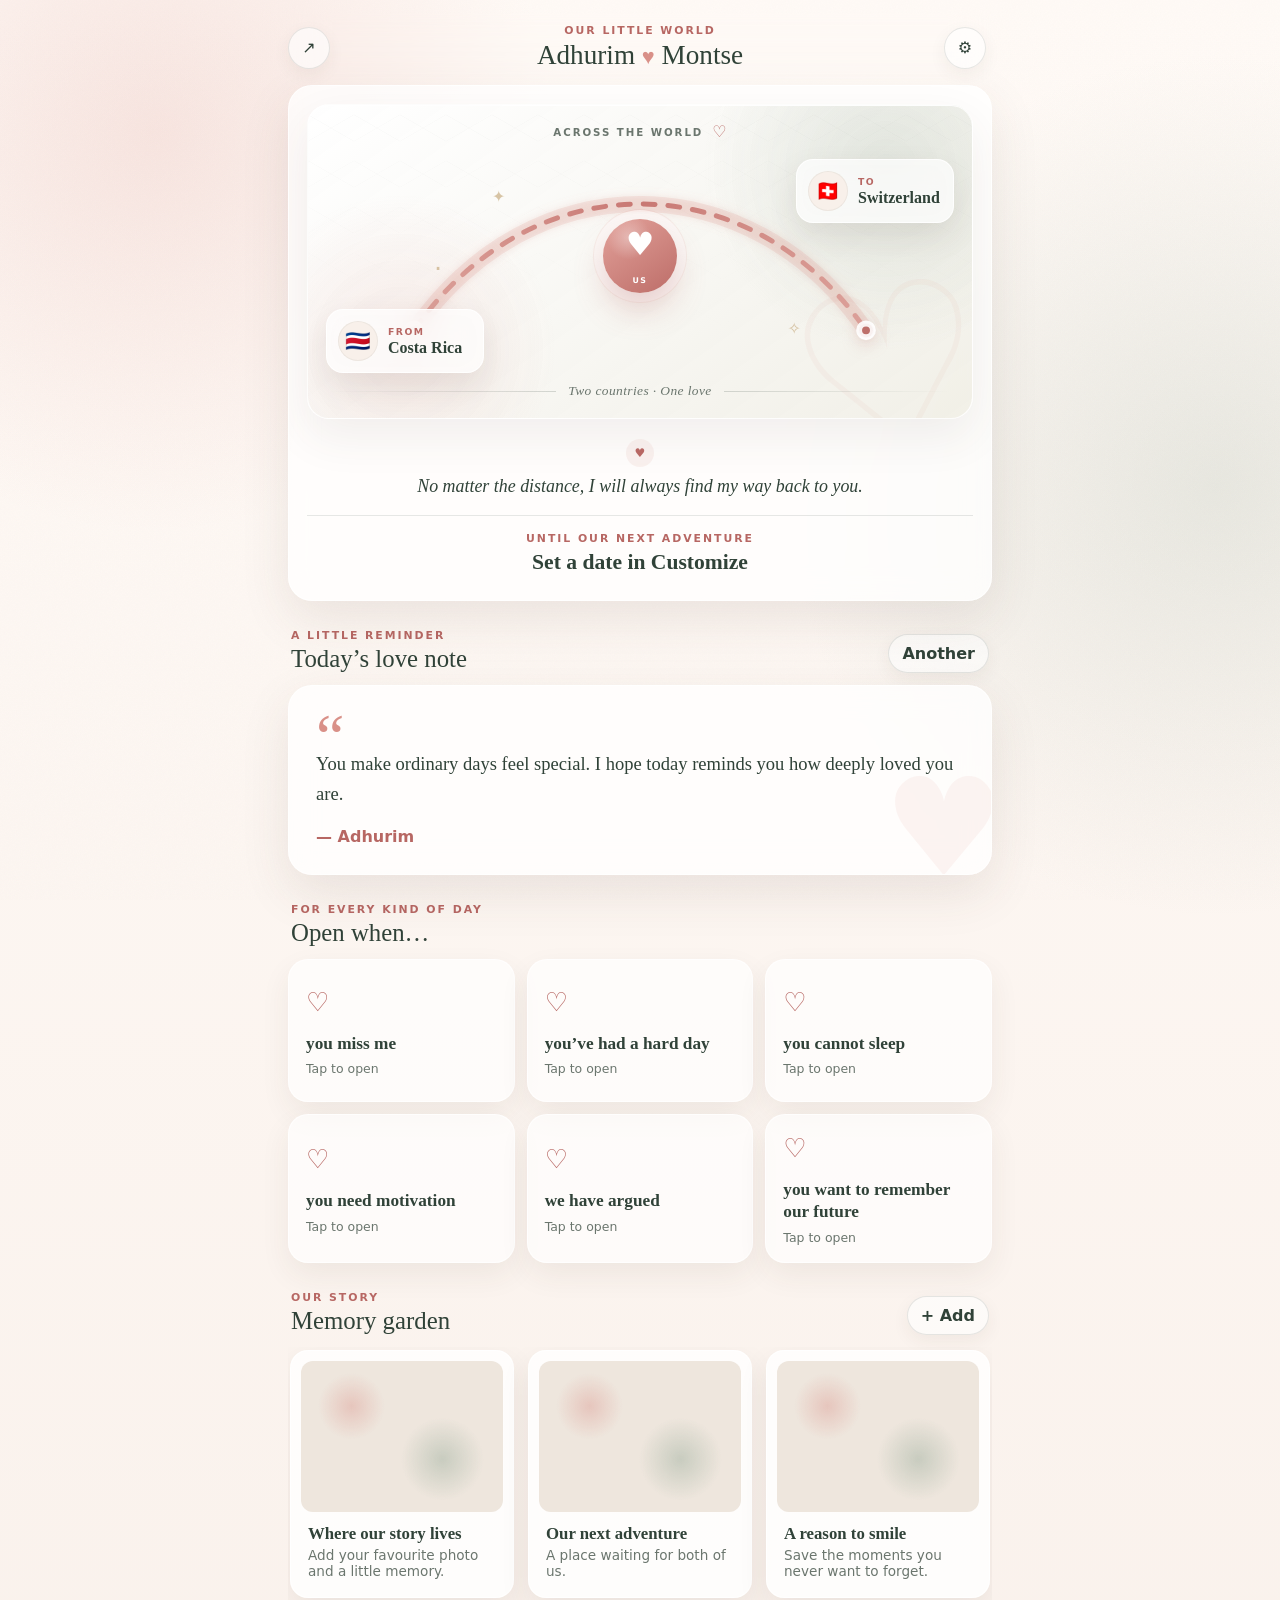
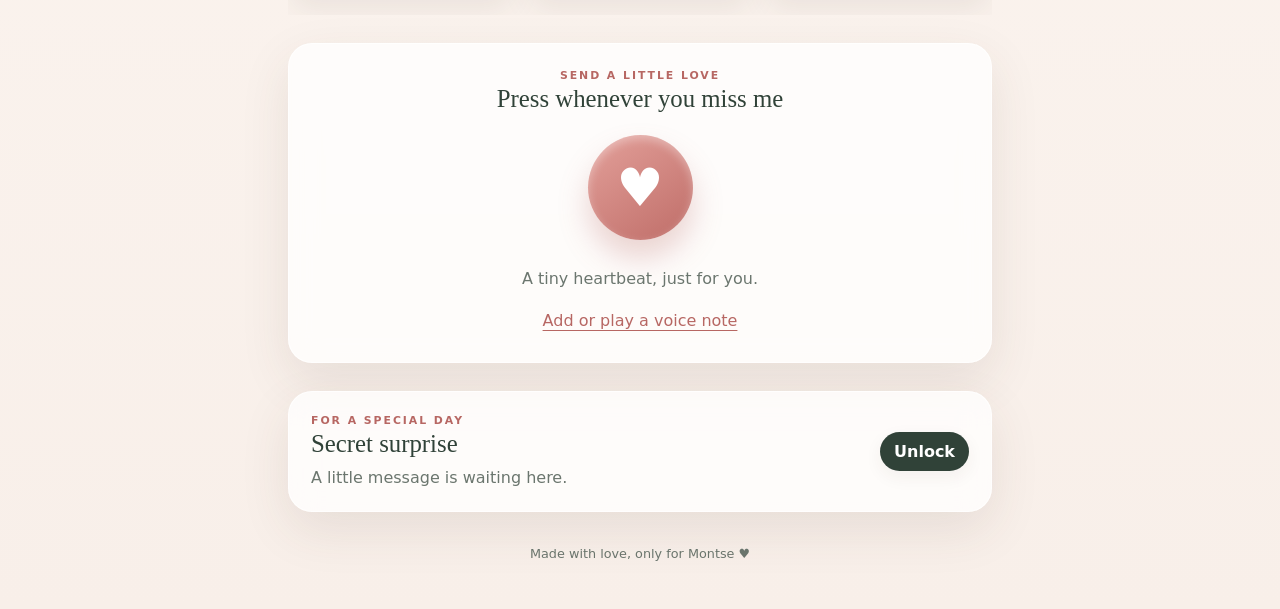
<file: index.html>
<!DOCTYPE html>
<html lang="en">
<head>
  <meta charset="UTF-8" />
  <meta name="viewport" content="width=device-width, initial-scale=1, viewport-fit=cover" />
  <meta name="theme-color" content="#f8efe9" />
  <meta name="apple-mobile-web-app-capable" content="yes" />
  <meta name="apple-mobile-web-app-status-bar-style" content="default" />
  <meta name="apple-mobile-web-app-title" content="Our Little World" />
  <link rel="apple-touch-icon" href="icons/apple-touch-icon.png" />
  <link rel="manifest" href="manifest.json" />
  <link rel="stylesheet" href="styles.css" />
  <title>Our Little World</title>
</head>
<body>
  <div id="app">
    <header class="topbar">
      <button class="icon-btn" id="installBtn" aria-label="Install app">↗</button>
      <div class="brand">
        <span class="brand-kicker">OUR LITTLE WORLD</span>
        <h1><span id="nameA">Adhurim</span> <span class="tiny-heart">♥</span> <span id="nameB">Montse</span></h1>
      </div>
      <button class="icon-btn" id="settingsBtn" aria-label="Customize app">⚙</button>
    </header>

    <main>
      <section class="hero glass">
        <div class="map-card" aria-label="A romantic route connecting Costa Rica and Switzerland">
          <div class="map-topline">
            <span>ACROSS THE WORLD</span>
            <span class="map-topline-heart" aria-hidden="true">♡</span>
          </div>

          <div class="map-scene">
            <div class="location-card location-costa">
              <span class="location-flag" aria-hidden="true">🇨🇷</span>
              <span class="location-copy">
                <small>FROM</small>
                <strong>Costa Rica</strong>
              </span>
            </div>

            <svg class="love-route" viewBox="0 0 600 230" role="img" aria-label="A dotted route between Costa Rica and Switzerland">
              <defs>
                <linearGradient id="routeGradient" x1="0" x2="1">
                  <stop offset="0%" stop-color="#dca19a" />
                  <stop offset="50%" stop-color="#c87873" />
                  <stop offset="100%" stop-color="#dca19a" />
                </linearGradient>
                <filter id="routeGlow" x="-30%" y="-30%" width="160%" height="160%">
                  <feGaussianBlur stdDeviation="5" result="blur" />
                  <feMerge>
                    <feMergeNode in="blur" />
                    <feMergeNode in="SourceGraphic" />
                  </feMerge>
                </filter>
              </defs>
              <path class="route-glow" d="M72,188 C190,18 410,18 528,188" />
              <path class="route" d="M72,188 C190,18 410,18 528,188" />
              <circle class="route-dot" cx="72" cy="188" r="7" />
              <circle class="route-dot" cx="528" cy="188" r="7" />
            </svg>

            <div class="heart-marker" aria-hidden="true">
              <span>♥</span>
              <small>US</small>
            </div>

            <div class="location-card location-swiss">
              <span class="location-flag" aria-hidden="true">🇨🇭</span>
              <span class="location-copy">
                <small>TO</small>
                <strong>Switzerland</strong>
              </span>
            </div>

            <span class="map-star map-star-one" aria-hidden="true">✦</span>
            <span class="map-star map-star-two" aria-hidden="true">✧</span>
            <span class="map-star map-star-three" aria-hidden="true">·</span>
          </div>

          <div class="map-caption" aria-hidden="true">
            <span></span>
            <p>Two countries · One love</p>
            <span></span>
          </div>
        </div>
        <div class="hero-quote-wrap">
          <span class="quote-heart" aria-hidden="true">♥</span>
          <p class="hero-quote" id="heroQuote">No matter the distance, I will always find my way back to you.</p>
        </div>
        <div class="countdown" id="countdownCard">
          <span class="eyebrow">UNTIL OUR NEXT ADVENTURE</span>
          <div id="countdownValue">Set a date in Customize</div>
        </div>
      </section>

      <section>
        <div class="section-heading">
          <div>
            <span class="eyebrow">A LITTLE REMINDER</span>
            <h2>Today’s love note</h2>
          </div>
          <button class="mini-btn" id="newNoteBtn">Another</button>
        </div>
        <article class="love-note card">
          <span class="quote-mark">“</span>
          <p id="dailyNote"></p>
          <span class="signature" id="noteSignature">— Adhurim</span>
        </article>
      </section>

      <section>
        <div class="section-heading">
          <div>
            <span class="eyebrow">FOR EVERY KIND OF DAY</span>
            <h2>Open when…</h2>
          </div>
        </div>
        <div class="letter-grid" id="letterGrid"></div>
      </section>

      <section>
        <div class="section-heading">
          <div>
            <span class="eyebrow">OUR STORY</span>
            <h2>Memory garden</h2>
          </div>
          <button class="mini-btn" id="addMemoryBtn">+ Add</button>
        </div>
        <div class="memory-strip" id="memoryStrip"></div>
      </section>

      <section class="love-button-section card">
        <span class="eyebrow">SEND A LITTLE LOVE</span>
        <h2>Press whenever you miss me</h2>
        <button id="loveButton" class="love-button" aria-label="Send love">♥</button>
        <p id="loveMessage">A tiny heartbeat, just for you.</p>
        <audio id="voiceNote" controls hidden></audio>
        <button class="text-btn" id="voiceBtn">Add or play a voice note</button>
      </section>

      <section class="surprise card">
        <div>
          <span class="eyebrow">FOR A SPECIAL DAY</span>
          <h2>Secret surprise</h2>
          <p id="surpriseStatus">A little message is waiting here.</p>
        </div>
        <button class="surprise-btn" id="surpriseBtn">Unlock</button>
      </section>
    </main>

    <footer>
      Made with love, only for <span id="footerName">Montse</span> ♥
    </footer>
  </div>

  <div class="modal-backdrop" id="modalBackdrop" hidden>
    <div class="modal" role="dialog" aria-modal="true" aria-labelledby="modalTitle">
      <button class="modal-close" id="modalClose" aria-label="Close">×</button>
      <h2 id="modalTitle"></h2>
      <div id="modalBody"></div>
    </div>
  </div>

  <div class="heart-rain" id="heartRain" aria-hidden="true"></div>

  <template id="letterTemplate">
    <button class="letter-card">
      <span class="letter-icon">♡</span>
      <span class="letter-title"></span>
      <span class="letter-subtitle">Tap to open</span>
    </button>
  </template>

  <script src="app.js"></script>
</body>
</html>
</file>
<file: styles.css>
@import url('data:text/css,');

:root {
  --cream: #fbf5ef;
  --paper: rgba(255,255,255,.76);
  --ink: #304238;
  --soft-ink: #6b766e;
  --rose: #d99088;
  --rose-deep: #b76763;
  --sage: #9aac9b;
  --gold: #ba9860;
  --line: rgba(48,66,56,.12);
  --shadow: 0 18px 50px rgba(78,61,50,.10);
  --radius: 24px;
}

* { box-sizing: border-box; }
html { scroll-behavior: smooth; }
body {
  margin: 0;
  min-height: 100vh;
  color: var(--ink);
  background:
    radial-gradient(circle at 12% 6%, rgba(217,144,136,.20), transparent 25rem),
    radial-gradient(circle at 95% 22%, rgba(154,172,155,.22), transparent 27rem),
    linear-gradient(180deg, #fffaf6 0%, #f8efe9 100%);
  font-family: ui-rounded, "SF Pro Rounded", "Avenir Next", system-ui, -apple-system, sans-serif;
  -webkit-tap-highlight-color: transparent;
}

body::before {
  content: "";
  position: fixed;
  inset: 0;
  pointer-events: none;
  opacity: .24;
  background-image: url("data:image/svg+xml,%3Csvg width='120' height='120' viewBox='0 0 120 120' xmlns='http://www.w3.org/2000/svg'%3E%3Cfilter id='n'%3E%3CfeTurbulence type='fractalNoise' baseFrequency='.85' numOctaves='2' stitchTiles='stitch'/%3E%3C/filter%3E%3Crect width='100%25' height='100%25' filter='url(%23n)' opacity='.09'/%3E%3C/svg%3E");
}

button, input, textarea { font: inherit; }
button { cursor: pointer; }

#app {
  width: min(760px, 100%);
  margin: 0 auto;
  padding: max(14px, env(safe-area-inset-top)) 18px max(36px, env(safe-area-inset-bottom));
}

.topbar {
  position: sticky;
  top: 0;
  z-index: 10;
  display: grid;
  grid-template-columns: 48px 1fr 48px;
  align-items: center;
  padding: 10px 0 14px;
  backdrop-filter: blur(18px);
}

.brand { text-align: center; }
.brand-kicker, .eyebrow {
  display: block;
  font-size: .68rem;
  letter-spacing: .18em;
  font-weight: 800;
  color: var(--rose-deep);
}
.brand h1 {
  margin: 3px 0 0;
  font-family: Georgia, "Times New Roman", serif;
  font-size: clamp(1.25rem, 5vw, 1.7rem);
  font-weight: 500;
}
.tiny-heart { color: var(--rose); font-size: .8em; }

.icon-btn, .mini-btn, .text-btn, .surprise-btn {
  border: 1px solid var(--line);
  color: var(--ink);
  background: rgba(255,255,255,.6);
  box-shadow: 0 6px 18px rgba(70,54,42,.06);
}
.icon-btn {
  width: 42px;
  height: 42px;
  border-radius: 50%;
}
.mini-btn, .surprise-btn {
  padding: 9px 13px;
  border-radius: 999px;
  font-weight: 750;
}
.text-btn {
  padding: 7px 10px;
  border: 0;
  box-shadow: none;
  background: transparent;
  color: var(--rose-deep);
  text-decoration: underline;
  text-underline-offset: 4px;
}

main { display: grid; gap: 28px; }
.card, .glass {
  background: var(--paper);
  border: 1px solid rgba(255,255,255,.72);
  box-shadow: var(--shadow);
  backdrop-filter: blur(14px);
  border-radius: var(--radius);
}

.hero {
  overflow: hidden;
  padding: 18px;
}
.map-card {
  position: relative;
  min-height: 315px;
  border-radius: 22px;
  overflow: hidden;
  isolation: isolate;
  background:
    radial-gradient(circle at 14% 78%, rgba(217,144,136,.16), transparent 25%),
    radial-gradient(circle at 87% 20%, rgba(154,172,155,.24), transparent 29%),
    linear-gradient(145deg, rgba(255,255,255,.88), rgba(238,236,226,.80));
  border: 1px solid rgba(255,255,255,.84);
  box-shadow:
    inset 0 1px 0 rgba(255,255,255,.9),
    0 18px 45px rgba(73,59,48,.08);
}
.map-card::before {
  content: "";
  position: absolute;
  inset: 0;
  z-index: -2;
  opacity: .44;
  background-image:
    linear-gradient(30deg, transparent 49%, rgba(48,66,56,.055) 50%, transparent 51%),
    linear-gradient(-30deg, transparent 49%, rgba(48,66,56,.045) 50%, transparent 51%);
  background-size: 46px 46px;
  mask-image: linear-gradient(to bottom, #000, transparent 92%);
}
.map-card::after {
  content: "♡";
  position: absolute;
  right: -18px;
  bottom: -64px;
  z-index: -1;
  color: rgba(217,144,136,.075);
  font: 220px/1 Georgia, serif;
  transform: rotate(-12deg);
}
.map-topline {
  position: relative;
  z-index: 3;
  display: flex;
  align-items: center;
  justify-content: center;
  gap: 9px;
  padding: 17px 18px 0;
  color: var(--soft-ink);
  font-size: .64rem;
  font-weight: 850;
  letter-spacing: .19em;
}
.map-topline-heart {
  color: var(--rose-deep);
  font-size: 1rem;
  letter-spacing: 0;
}
.map-scene {
  position: relative;
  min-height: 242px;
  margin: 0 10px;
}
.love-route {
  position: absolute;
  inset: 3px 0 auto;
  width: 100%;
  height: 228px;
  overflow: visible;
}
.route-glow {
  fill: none;
  stroke: rgba(217,144,136,.18);
  stroke-width: 16;
  stroke-linecap: round;
  filter: url(#routeGlow);
}
.route {
  fill: none;
  stroke: url(#routeGradient);
  stroke-width: 5;
  stroke-dasharray: 12 13;
  stroke-linecap: round;
  animation: routeFlow 14s linear infinite;
}
.route-dot {
  fill: #bd6f6a;
  stroke: rgba(255,255,255,.9);
  stroke-width: 6;
  filter: drop-shadow(0 5px 8px rgba(183,103,99,.23));
}
@keyframes routeFlow {
  to { stroke-dashoffset: -150; }
}
.location-card {
  position: absolute;
  z-index: 4;
  display: flex;
  align-items: center;
  gap: 10px;
  min-width: 158px;
  padding: 11px 13px 11px 11px;
  border: 1px solid rgba(255,255,255,.87);
  border-radius: 17px;
  background: rgba(255,255,255,.72);
  box-shadow: 0 13px 30px rgba(65,53,44,.10);
  backdrop-filter: blur(12px);
}
.location-costa {
  left: 8px;
  bottom: 10px;
}
.location-swiss {
  right: 8px;
  top: 18px;
}
.location-flag {
  display: grid;
  place-items: center;
  width: 40px;
  height: 40px;
  flex: 0 0 40px;
  border-radius: 50%;
  background: rgba(248,239,233,.92);
  box-shadow: inset 0 0 0 1px rgba(48,66,56,.06);
  font-size: 1.28rem;
}
.location-copy {
  display: grid;
  gap: 2px;
}
.location-copy small {
  color: var(--rose-deep);
  font-size: .58rem;
  font-weight: 900;
  letter-spacing: .16em;
}
.location-copy strong {
  white-space: nowrap;
  font: 600 1rem/1.1 Georgia, "Times New Roman", serif;
}
.heart-marker {
  position: absolute;
  z-index: 5;
  left: 50%;
  top: 78px;
  display: grid;
  place-items: center;
  width: 74px;
  height: 74px;
  border-radius: 50%;
  color: white;
  background:
    radial-gradient(circle at 35% 25%, rgba(255,255,255,.35), transparent 30%),
    linear-gradient(145deg, #e2a19a, #bd6d68);
  box-shadow:
    0 18px 30px rgba(183,103,99,.26),
    0 0 0 9px rgba(255,255,255,.56),
    0 0 0 10px rgba(217,144,136,.12);
  transform: translateX(-50%);
  animation: mapHeartbeat 2.8s ease-in-out infinite;
}
.heart-marker span {
  margin-top: 4px;
  font-size: 2rem;
  line-height: .85;
}
.heart-marker small {
  font-size: .49rem;
  font-weight: 900;
  letter-spacing: .18em;
}
@keyframes mapHeartbeat {
  0%, 20%, 100% { transform: translateX(-50%) scale(1); }
  10% { transform: translateX(-50%) scale(1.055); }
}
.map-caption {
  position: relative;
  z-index: 3;
  display: grid;
  grid-template-columns: minmax(28px, 1fr) auto minmax(28px, 1fr);
  align-items: center;
  gap: 12px;
  padding: 0 20px 18px;
}
.map-caption span {
  height: 1px;
  background: linear-gradient(90deg, transparent, rgba(48,66,56,.19));
}
.map-caption span:last-child {
  background: linear-gradient(90deg, rgba(48,66,56,.19), transparent);
}
.map-caption p {
  margin: 0;
  color: var(--soft-ink);
  font: italic .84rem Georgia, "Times New Roman", serif;
  letter-spacing: .03em;
}
.map-star {
  position: absolute;
  z-index: 2;
  color: rgba(186,152,96,.55);
  animation: twinkle 2.8s ease-in-out infinite;
}
.map-star-one { left: 27%; top: 46px; }
.map-star-two { right: 25%; bottom: 45px; animation-delay: .9s; }
.map-star-three { left: 18%; top: 112px; font-size: 1.6rem; animation-delay: 1.4s; }
@keyframes twinkle {
  0%,100% { opacity: .3; transform: scale(.8) rotate(0deg); }
  50% { opacity: 1; transform: scale(1.15) rotate(8deg); }
}
.hero-quote-wrap {
  position: relative;
  margin: 18px 10px 15px;
  padding: 2px 22px 0;
  text-align: center;
}
.quote-heart {
  display: inline-grid;
  place-items: center;
  width: 28px;
  height: 28px;
  margin-bottom: 5px;
  border-radius: 50%;
  color: var(--rose-deep);
  background: rgba(217,144,136,.12);
  font-size: .75rem;
}
.hero-quote {
  margin: 0;
  color: var(--ink);
  font: italic 1.12rem/1.58 Georgia, "Times New Roman", serif;
}

.countdown {
  text-align: center;
  padding: 16px 12px 7px;
  border-top: 1px solid var(--line);
}
#countdownValue {
  margin-top: 5px;
  font: 600 1.35rem Georgia, "Times New Roman", serif;
}

.section-heading {
  display: flex;
  align-items: end;
  justify-content: space-between;
  gap: 12px;
  margin: 0 3px 12px;
}
.section-heading h2, .card h2 {
  margin: 3px 0 0;
  font: 500 1.55rem Georgia, "Times New Roman", serif;
}

.love-note {
  position: relative;
  min-height: 190px;
  padding: 30px 27px 24px;
  overflow: hidden;
}
.love-note::after {
  content: "♥";
  position: absolute;
  right: -14px;
  bottom: -33px;
  font-size: 8.5rem;
  color: rgba(217,144,136,.09);
}
.quote-mark {
  display: block;
  height: 23px;
  color: var(--rose);
  font: 4rem/.65 Georgia, serif;
}
.love-note p {
  position: relative;
  z-index: 1;
  margin: 10px 0 18px;
  font: 1.16rem/1.62 Georgia, "Times New Roman", serif;
}
.signature {
  display: block;
  color: var(--rose-deep);
  font-weight: 800;
}

.letter-grid {
  display: grid;
  grid-template-columns: repeat(2, 1fr);
  gap: 12px;
}
.letter-card {
  min-height: 143px;
  padding: 17px;
  border: 1px solid rgba(255,255,255,.72);
  border-radius: 20px;
  text-align: left;
  color: var(--ink);
  background: rgba(255,255,255,.66);
  box-shadow: 0 12px 30px rgba(70,54,42,.07);
  transition: transform .2s ease, box-shadow .2s ease;
}
.letter-card:active { transform: scale(.98); }
.letter-icon {
  display: block;
  margin-bottom: 16px;
  font-size: 1.65rem;
  color: var(--rose-deep);
}
.letter-title {
  display: block;
  font: 600 1.08rem/1.25 Georgia, "Times New Roman", serif;
}
.letter-subtitle {
  display: block;
  margin-top: 7px;
  color: var(--soft-ink);
  font-size: .78rem;
}

.memory-strip {
  display: grid;
  grid-auto-flow: column;
  grid-auto-columns: minmax(210px, 72%);
  gap: 14px;
  overflow-x: auto;
  padding: 3px 2px 17px;
  scroll-snap-type: x mandatory;
}
.memory-strip::-webkit-scrollbar { display: none; }
.memory-card {
  scroll-snap-align: start;
  padding: 10px;
  background: rgba(255,255,255,.82);
  border: 1px solid rgba(255,255,255,.85);
  border-radius: 18px;
  box-shadow: 0 12px 30px rgba(70,54,42,.08);
}
.memory-photo {
  aspect-ratio: 4/3;
  width: 100%;
  object-fit: cover;
  border-radius: 12px;
  background:
    radial-gradient(circle at 25% 30%, rgba(217,144,136,.38), transparent 18%),
    radial-gradient(circle at 70% 65%, rgba(154,172,155,.45), transparent 24%),
    #eee6dd;
}
.memory-card h3 {
  margin: 12px 7px 3px;
  font: 600 1.05rem Georgia, serif;
}
.memory-card p {
  margin: 0 7px 8px;
  color: var(--soft-ink);
  font-size: .85rem;
}

.love-button-section {
  position: relative;
  overflow: hidden;
  padding: 25px;
  text-align: center;
}
.love-button {
  width: 105px;
  height: 105px;
  margin: 22px auto 13px;
  border: 0;
  border-radius: 50%;
  color: white;
  font-size: 3.3rem;
  background: linear-gradient(145deg, #e3a09a, #bf6d68);
  box-shadow:
    0 18px 30px rgba(183,103,99,.28),
    inset 0 4px 10px rgba(255,255,255,.35);
  animation: heartbeat 2.2s infinite;
}
.love-button:active { transform: scale(.92); }
@keyframes heartbeat {
  0%, 20%, 100% { transform: scale(1); }
  9% { transform: scale(1.07); }
}
.love-button-section p { color: var(--soft-ink); }

.surprise {
  display: flex;
  align-items: center;
  justify-content: space-between;
  gap: 16px;
  padding: 22px;
}
.surprise p {
  margin: 8px 0 0;
  color: var(--soft-ink);
  line-height: 1.45;
}
.surprise-btn {
  flex: 0 0 auto;
  background: var(--ink);
  color: white;
}

footer {
  padding: 34px 8px 12px;
  text-align: center;
  color: var(--soft-ink);
  font-size: .8rem;
}

.modal-backdrop {
  position: fixed;
  inset: 0;
  z-index: 100;
  display: grid;
  align-items: end;
  padding: 14px;
  background: rgba(37,31,27,.45);
  backdrop-filter: blur(8px);
}
.modal {
  position: relative;
  width: min(680px, 100%);
  max-height: min(86vh, 820px);
  overflow-y: auto;
  margin: 0 auto;
  padding: 28px 21px calc(24px + env(safe-area-inset-bottom));
  border-radius: 28px 28px 22px 22px;
  background: #fffaf6;
  box-shadow: 0 26px 70px rgba(31,25,21,.24);
}
.modal h2 {
  margin: 0 45px 18px 0;
  font: 600 1.65rem Georgia, serif;
}
.modal-close {
  position: absolute;
  right: 18px;
  top: 16px;
  width: 38px;
  height: 38px;
  border: 0;
  border-radius: 50%;
  color: var(--ink);
  background: #f3eae3;
  font-size: 1.5rem;
}
.modal-copy {
  font: 1.08rem/1.7 Georgia, serif;
  white-space: pre-line;
}
.form-grid { display: grid; gap: 14px; }
.form-row {
  display: grid;
  gap: 7px;
}
.form-row label {
  font-size: .78rem;
  font-weight: 800;
  letter-spacing: .06em;
  color: var(--soft-ink);
}
.form-row input, .form-row textarea {
  width: 100%;
  border: 1px solid rgba(48,66,56,.14);
  border-radius: 14px;
  padding: 12px 13px;
  color: var(--ink);
  background: white;
  outline: none;
}
.form-row textarea { min-height: 95px; resize: vertical; }
.form-row input:focus, .form-row textarea:focus {
  border-color: var(--rose);
  box-shadow: 0 0 0 4px rgba(217,144,136,.12);
}
.primary-btn {
  width: 100%;
  margin-top: 5px;
  padding: 14px;
  border: 0;
  border-radius: 15px;
  color: white;
  background: var(--ink);
  font-weight: 800;
}
.secondary-btn {
  width: 100%;
  padding: 12px;
  border: 1px solid var(--line);
  border-radius: 15px;
  color: var(--ink);
  background: white;
  font-weight: 750;
}
.install-steps {
  display: grid;
  gap: 12px;
  padding: 0;
  list-style: none;
}
.install-steps li {
  padding: 13px 14px;
  border-radius: 14px;
  background: white;
  border: 1px solid var(--line);
}
.install-steps strong { color: var(--rose-deep); }

.heart-rain {
  position: fixed;
  inset: 0;
  z-index: 150;
  pointer-events: none;
  overflow: hidden;
}
.falling-heart {
  position: absolute;
  bottom: 15%;
  animation: floatUp 1.9s ease-out forwards;
  color: var(--rose-deep);
  text-shadow: 0 4px 10px rgba(183,103,99,.18);
}
@keyframes floatUp {
  0% { opacity: 0; transform: translateY(0) scale(.4) rotate(0deg); }
  18% { opacity: 1; }
  100% { opacity: 0; transform: translateY(-78vh) scale(1.3) rotate(26deg); }
}

[hidden] { display: none !important; }

@media (min-width: 720px) {
  #app { padding-inline: 28px; }
  .letter-grid { grid-template-columns: repeat(3, 1fr); }
  .modal-backdrop { align-items: center; }
  .modal { border-radius: 28px; }
}
</file>
